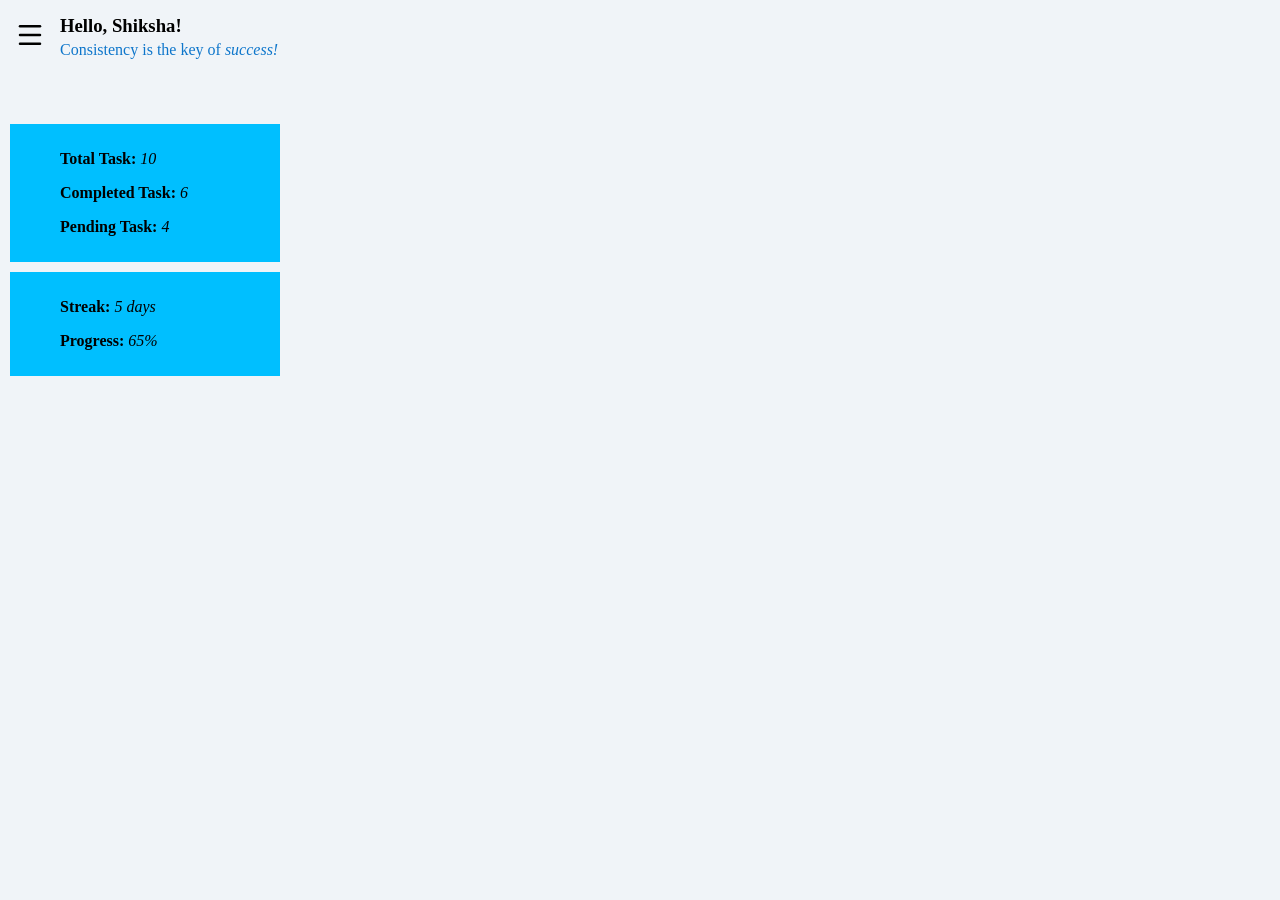
<file: index.html>
<!DOCTYPE html>
<html lang="en">
<head>
    <meta charset="UTF-8">
    <meta name="viewport" content="width=device-width, initial-scale=1.0">
    <title>index</title>
    <style>
        
        header{
        display: flex;
        align-items: center;
        gap: 15px;          /* Space between menu icon and text */
        padding: 15px;
    }

    .menu svg{
        width: 30px;
        height: 30px;
        cursor: pointer;
    }

    .header-content h3{
        margin: 0;
    }

    .header-content p{
        margin: 4px 0 0;
        color: rgb(14, 118, 203);
    }
    html, body {
    height: 100%;
    margin: 0;
    background-color: #f0f4f8;
    }
    .content {
    flex: 1;                /* takes remaining space */
    padding: 20px;
    display: flex;
    flex-direction: column;
    gap: 20px;
    
    }

    .pro {
        font-weight: 40px;
        font-style: sans serif;
        Margin-left: 20px;
        margin: 10px;
        padding: 10px;
        background-color: rgb(0, 191, 255);
        padding-left: 50px;
        margin-right: 1000px;
    }
    </style>
</head>
<body>
    <header>
        <nav class="menu">
            <!-- <a href="sidebar.html"> -->
                <div>
                    <svg xmlns="http://www.w3.org/2000/svg"  viewBox="0 0 24 24" fill="none" stroke="currentColor" stroke-width="2" stroke-linecap="round" stroke-linejoin="round" class="lucide lucide-menu-icon lucide-menu"><path d="M4 5h16"/><path d="M4 12h16"/><path d="M4 19h16"/></svg>
                    <!-- </a> -->
                </div>
        </nav>
        
        <div class="header-content">
            <h3>Hello, Shiksha!</h3>
            <!-- Motivational Quote -->
             <p>Consistency is the key of <i>success!</i></p>
        </div>
        
    </header>
    <div class="content"></div>
        <main>
            <div id="main" class="pro">
                <p><b>Total Task: </b><i>10</i></p>
                <p><b>Completed Task: </b><i>6</i></p>
                <p><b>Pending Task: </b><i>4</i></p>
            </div>
        
        </main>
        <footer>
            <div id="footer" class="pro">
                <p><b>Streak: </b><i>5 days</i></p>
                <p><b>Progress: </b><i>65%</p>
            </div>
        </footer>
    </div>
</body>
</html>
</file>
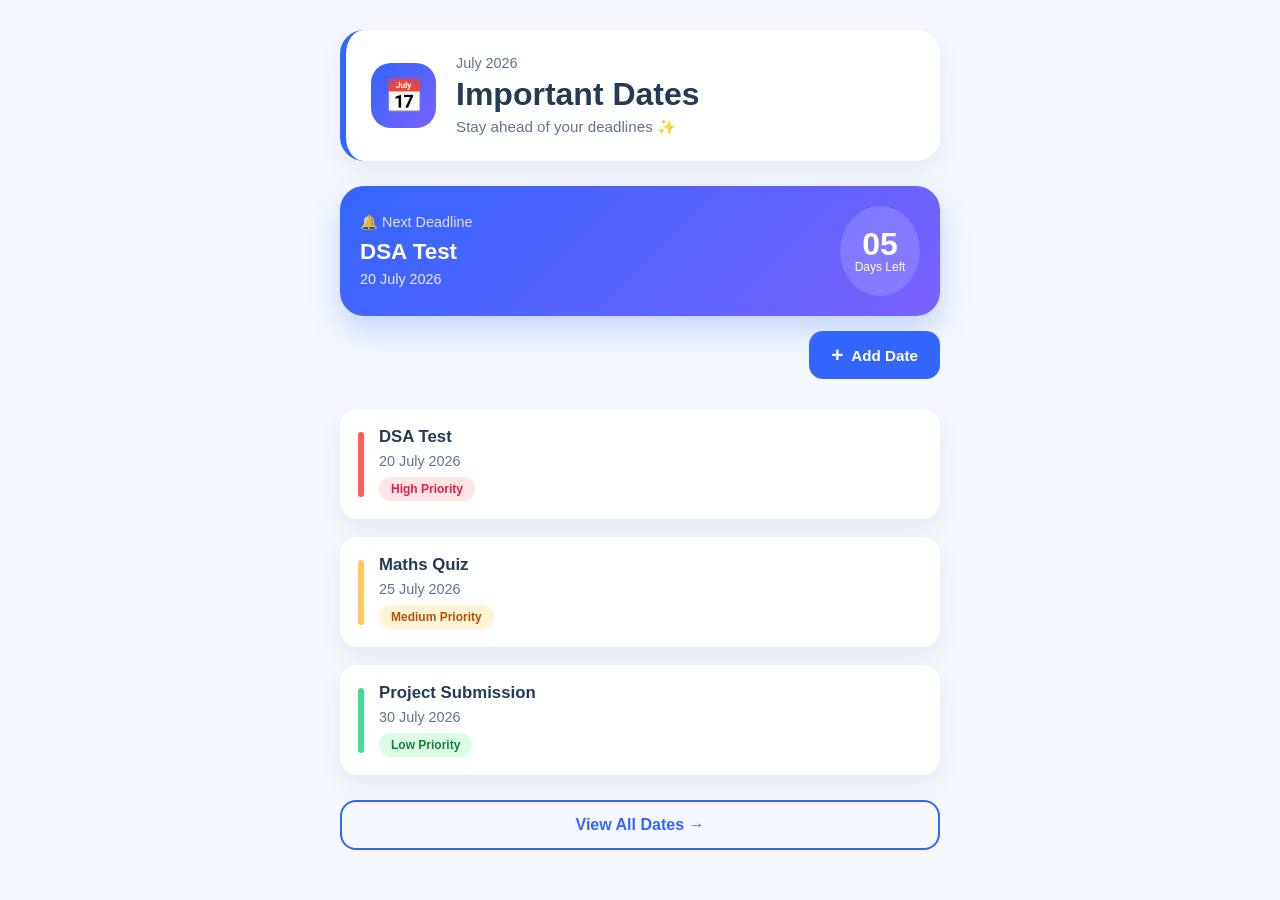
<file: dates.html>
<!DOCTYPE html>
<html lang="en">

<head>

    <meta charset="UTF-8">
    <meta name="viewport" content="width=device-width, initial-scale=1.0">

    <title>Important Dates</title>

    <link rel="stylesheet" href="dates.css">

</head>


<body>


<div class="dates-container">



    <!-- Header Section -->

    <header class="dates-header">


        <div class="calendar-icon">

            📅

        </div>



        <div class="header-content">


            <p class="month">
                July 2026
            </p>


            <h1>
                Important Dates
            </h1>


            <p>
                Stay ahead of your deadlines ✨
            </p>


        </div>


    </header>





    <!-- Next Deadline Section -->


    <section class="deadline-card">


        <div class="deadline-info">


            <p>
                🔔 Next Deadline
            </p>


            <h3>
                DSA Test
            </h3>


            <span>
                20 July 2026
            </span>


        </div>




        <div class="countdown">


            <h2>
                05
            </h2>


            <p>
                Days Left
            </p>


        </div>


    </section>





    <!-- Add Date Button -->


    <section class="add-date-section">


        <button class="add-date-btn">


            <span>
                +
            </span>


            Add Date


        </button>


    </section>





    <!-- Dates List -->


    <section class="dates-section">



        <!-- High Priority -->


        <div class="date-card high">


            <div class="priority-line"></div>


            <div class="date-details">


                <h3>
                    DSA Test
                </h3>


                <p>
                    20 July 2026
                </p>


                <span>
                    High Priority
                </span>


            </div>


        </div>





        <!-- Medium Priority -->


        <div class="date-card medium">


            <div class="priority-line"></div>


            <div class="date-details">


                <h3>
                    Maths Quiz
                </h3>


                <p>
                    25 July 2026
                </p>


                <span>
                    Medium Priority
                </span>


            </div>


        </div>





        <!-- Low Priority -->


        <div class="date-card low">


            <div class="priority-line"></div>


            <div class="date-details">


                <h3>
                    Project Submission
                </h3>


                <p>
                    30 July 2026
                </p>


                <span>
                    Low Priority
                </span>


            </div>


        </div>



    </section>





    <!-- View All Button -->


    <button class="view-all-btn">

        View All Dates →

    </button>



</div>



</body>


</html>
</file>
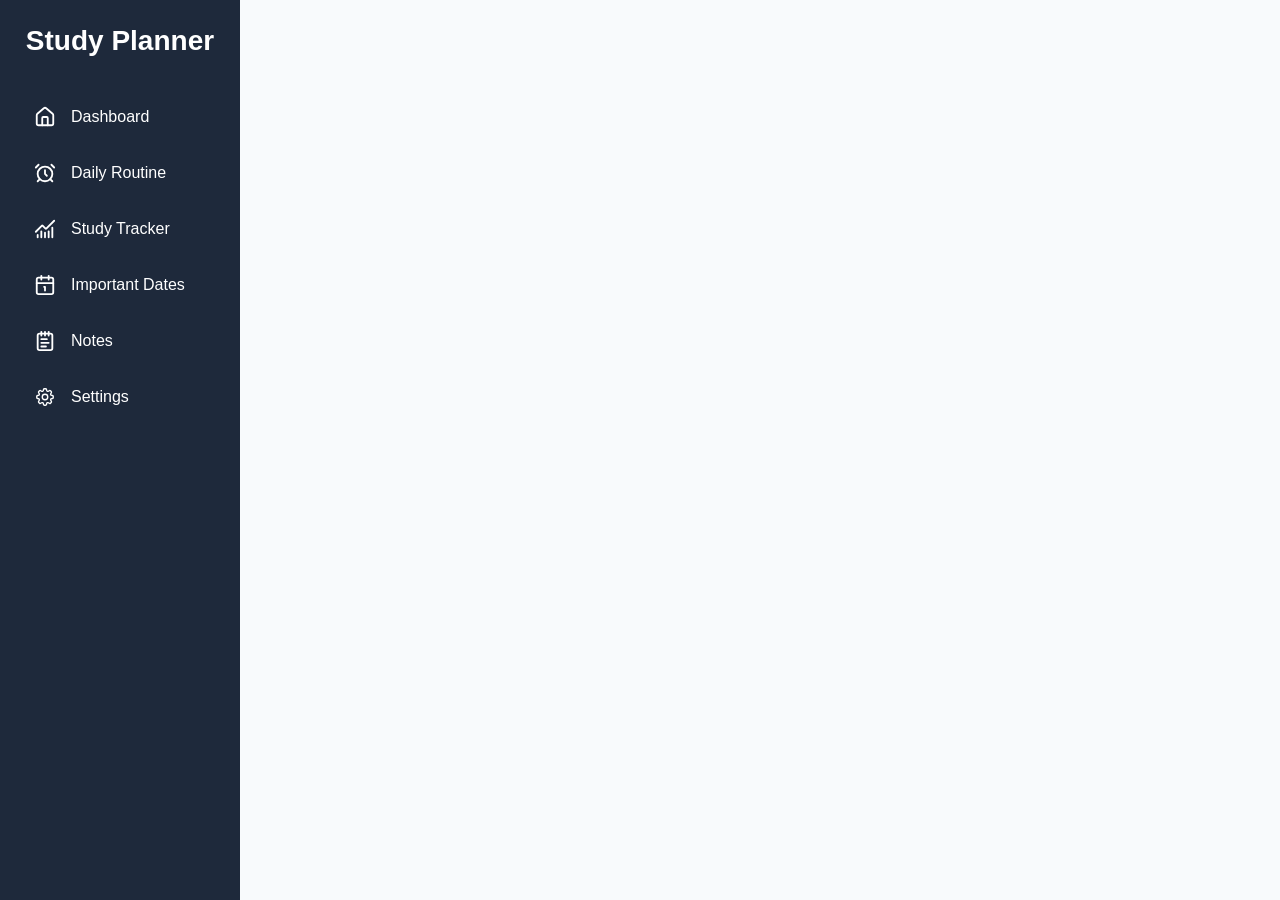
<file: sidebar.html>
<!DOCTYPE html>
<html lang="en">
<head>
    <meta charset="UTF-8">
    <meta name="viewport" content="width=device-width, initial-scale=1.0">
    <title>Sidebar</title>
    <style>
        * {
            margin:0;
            padding:0;
            box-sizing:border-box;
            font-family:Poppins, sans-serif;
        }
        .sidebar-icon {
            width: 22px;
            height: 22px;
            flex-shrink:0;
        }
         body {
            background:#F8FAFC;
        }
        nav {
            width:240px;
            height:100vh;
            background:#1E293B;
            color:white;
            padding:25px 18px;
        }
        nav h2{
            text-align:center;
            margin-bottom:35px;
            font-size:28px;
        }
        nav ul{
            list-style:none;
        }
        nav ul li{

            display:flex;
            align-items:center;
            gap:15px;

            padding:14px 16px;
            margin-bottom:6px;

            border-radius:10px;

            cursor:pointer;

            transition:.3s;
        }
        nav ul li:hover{

            background:#334155;

        }
        span{

            font-size:16px;
            font-weight:500;

        }

    </style>
    
</head>
<body>
    <!-- Sidebar -->
    <nav>
        <h2>Study Planner</h2>
        <ul> 
            <li>
                <svg xmlns="http://www.w3.org/2000/svg" viewBox="0 0 24 24" fill="none" stroke="currentColor" stroke-width="2" stroke-linecap="round" stroke-linejoin="round" class="sidebar-icon"><path d="M15 21v-8a1 1 0 0 0-1-1h-4a1 1 0 0 0-1 1v8"/><path d="M3 10a2 2 0 0 1 .709-1.528l7-6a2 2 0 0 1 2.582 0l7 6A2 2 0 0 1 21 10v9a2 2 0 0 1-2 2H5a2 2 0 0 1-2-2z"/></svg>
                <span>Dashboard</span>
            </li>
            <li>
                <svg xmlns="http://www.w3.org/2000/svg" viewBox="0 0 24 24" fill="none" stroke="currentColor" stroke-width="2" stroke-linecap="round" stroke-linejoin="round" class="sidebar-icon"><circle cx="12" cy="13" r="8"/><path d="M12 9v4l2 2"/><path d="M5 3 2 6"/><path d="m22 6-3-3"/><path d="M6.38 18.7 4 21"/><path d="M17.64 18.67 20 21"/></svg>
                <span>Daily Routine</span>
            </li>
            <li>
                <svg xmlns="http://www.w3.org/2000/svg" viewBox="0 0 24 24" fill="none" stroke="currentColor" stroke-width="2" stroke-linecap="round" stroke-linejoin="round" class="sidebar-icon"><path d="M12 16v5"/><path d="M16 14.639V21"/><path d="M20 10.656V21"/><path d="m22 3-8.646 8.646a.5.5 0 0 1-.708 0L9.354 8.354a.5.5 0 0 0-.707 0L2 15"/><path d="M4 18.463V21"/><path d="M8 14.656V21"/></svg>
                <span>Study Tracker</span>
            </li>
            <li>
                <svg xmlns="http://www.w3.org/2000/svg" viewBox="0 0 24 24" fill="none" stroke="currentColor" stroke-width="2" stroke-linecap="round" stroke-linejoin="round" class="sidebar-icon"><path d="M11 14h1v4"/><path d="M16 2v4"/><path d="M3 10h18"/><path d="M8 2v4"/><rect x="3" y="4" width="18" height="18" rx="2"/></svg>
                <span>Important Dates</span>
            </li>
            <li>
                <svg xmlns="http://www.w3.org/2000/svg" viewBox="0 0 24 24" fill="none" stroke="currentColor" stroke-width="2" stroke-linecap="round" stroke-linejoin="round" class="sidebar-icon"><path d="M8 2v4"/><path d="M12 2v4"/><path d="M16 2v4"/><rect width="16" height="18" x="4" y="4" rx="2"/><path d="M8 10h6"/><path d="M8 14h8"/><path d="M8 18h5"/></svg>
                <span>Notes</span>
            </li>
            <li>
                <svg xmlns="http://www.w3.org/2000/svg" fill="none" viewBox="0 0 24 24" stroke-width="1.5" stroke="currentColor" class="sidebar-icon">
                <path stroke-linecap="round" stroke-linejoin="round" d="M10.343 3.94c.09-.542.56-.94 1.11-.94h1.093c.55 0 1.02.398 1.11.94l.149.894c.07.424.384.764.78.93.398.164.855.142 1.205-.108l.737-.527a1.125 1.125 0 0 1 1.45.12l.773.774c.39.389.44 1.002.12 1.45l-.527.737c-.25.35-.272.806-.107 1.204.165.397.505.71.93.78l.893.15c.543.09.94.559.94 1.109v1.094c0 .55-.397 1.02-.94 1.11l-.894.149c-.424.07-.764.383-.929.78-.165.398-.143.854.107 1.204l.527.738c.32.447.269 1.06-.12 1.45l-.774.773a1.125 1.125 0 0 1-1.449.12l-.738-.527c-.35-.25-.806-.272-1.203-.107-.398.165-.71.505-.781.929l-.149.894c-.09.542-.56.94-1.11.94h-1.094c-.55 0-1.019-.398-1.11-.94l-.148-.894c-.071-.424-.384-.764-.781-.93-.398-.164-.854-.142-1.204.108l-.738.527c-.447.32-1.06.269-1.45-.12l-.773-.774a1.125 1.125 0 0 1-.12-1.45l.527-.737c.25-.35.272-.806.108-1.204-.165-.397-.506-.71-.93-.78l-.894-.15c-.542-.09-.94-.56-.94-1.109v-1.094c0-.55.398-1.02.94-1.11l.894-.149c.424-.07.765-.383.93-.78.165-.398.143-.854-.108-1.204l-.526-.738a1.125 1.125 0 0 1 .12-1.45l.773-.773a1.125 1.125 0 0 1 1.45-.12l.737.527c.35.25.807.272 1.204.107.397-.165.71-.505.78-.929l.15-.894Z" />
                <path stroke-linecap="round" stroke-linejoin="round" d="M15 12a3 3 0 1 1-6 0 3 3 0 0 1 6 0Z" />
                </svg>

                <span>Settings</span>
            </li>
        </ul>
    </nav>
    
</body>
</html>
</file>
<file: dates.css>
/* =========================
   AURORA PLANNER DESIGN SYSTEM
========================= */

:root {

    --background: #F5F8FF;

    --primary: #3366FF;

    --secondary: #7B61FF;

    --accent: #FFC857;

    --success: #3DDC97;

    --text: #243B53;

    --card: #FFFFFF;

    --border: #E2E8F0;

    --shadow: 0 10px 25px rgba(36, 59, 83, 0.08);

}


/* =========================
   GLOBAL RESET
========================= */


* {

    margin:0;
    padding:0;

    box-sizing:border-box;

    font-family:"Poppins", sans-serif;

}

body {

    min-height:100vh;

    background:var(--background);

    color:var(--text);

    display:flex;

    justify-content:center;

    padding:30px;

}

/* =========================
   MAIN CONTAINER
========================= */


.dates-container {

    width:100%;

    max-width:600px;

    animation:fadeUp 0.6s ease;

}

/* =========================
   HEADER
========================= */


.dates-header {


    background:var(--card);

    padding:25px;

    border-radius:24px;

    box-shadow:var(--shadow);


    display:flex;

    align-items:center;

    gap:20px;


    border-left:6px solid var(--primary);


}


.calendar-icon {


    width:65px;

    height:65px;


    border-radius:20px;


    background:linear-gradient(
        135deg,
        var(--primary),
        var(--secondary)
    );


    display:flex;

    justify-content:center;

    align-items:center;


    font-size:2rem;


}


.header-content .month {


    font-size:0.9rem;

    color:#64748B;

    margin-bottom:5px;

}


.header-content h1 {


    font-size:2rem;

    margin-bottom:5px;


}


.header-content p {


    color:#64748B;

    font-size:0.95rem;


}
/* =========================
   NEXT DEADLINE CARD
========================= */


.deadline-card {


    margin-top:25px;


    background:linear-gradient(
        135deg,
        var(--primary),
        var(--secondary)
    );


    padding:20px;


    border-radius:24px;


    color:white;


    display:flex;


    justify-content:space-between;


    align-items:center;


    box-shadow:
    0 15px 30px rgba(51,102,255,0.25);


}

.deadline-info p {


    color:rgba(255,255,255,0.8);


    font-size:0.9rem;


    margin-bottom:8px;


}

.deadline-info h3 {


    color:white;


    font-size:1.4rem;


    margin-bottom:5px;


}

.deadline-info span {


    color:rgba(255,255,255,0.85);


    font-size:0.9rem;


}

/* Countdown Circle */


.countdown {


    width:80px;

    height:90px;


    background:rgba(255,255,255,0.15);


    border-radius:50%;


    display:flex;


    flex-direction:column;


    justify-content:center;


    align-items:center;


    backdrop-filter:blur(5px);


}

.countdown h2 {


    color:white;


    font-size:2rem;


    line-height:1;


}

.countdown p {


    color:white;


    font-size:0.75rem;


}
/* =========================
   ADD DATE BUTTON
========================= */


.add-date-section {

    margin-top:15px;

    display:flex;

    justify-content:flex-end;

}

.add-date-btn {


    padding:12px 22px;


    border:none;


    border-radius:14px;


    background:var(--primary);


    color:white;


    font-size:0.95rem;


    font-weight:600;


    cursor:pointer;


    display:flex;


    align-items:center;


    gap:8px;


    transition:0.3s ease;


}

.add-date-btn span {


    font-size:1.3rem;


}

.add-date-btn:hover {


    background:var(--secondary);


    transform:translateY(-3px);


    box-shadow:
    0 10px 20px rgba(123,97,255,0.25);


}

.add-date-btn:active {


    transform:scale(0.97);


}
/* =========================
   DATE CARDS
========================= */


.dates-section {


    margin-top:30px;


    display:flex;


    flex-direction:column;


    gap:18px;


}

.date-card {


    background:var(--card);


    border-radius:18px;


    padding:18px;


    display:flex;


    align-items:center;


    gap:15px;


    box-shadow:var(--shadow);


    transition:0.3s ease;


    overflow:hidden;


}

.date-card:hover {


    transform:translateY(-5px);


    box-shadow:
    0 15px 30px rgba(36,59,83,0.12);


}

/* Priority Line */


.priority-line {


    width:6px;


    height:65px;


    border-radius:10px;


}

/* Priority Colors */


.high .priority-line {


    background:#FF5C5C;


}

.medium .priority-line {


    background:var(--accent);


}

.low .priority-line {


    background:var(--success);


}

/* Date Details */


.date-details h3 {


    font-size:1.05rem;


    margin-bottom:6px;


}

.date-details p {


    font-size:0.9rem;


    color:#64748B;


    margin-bottom:8px;


}

.date-details span {


    display:inline-block;


    padding:5px 12px;


    border-radius:20px;


    font-size:0.75rem;


    font-weight:600;


}

/* Priority Labels */


.high .date-details span {


    background:#FFE5E5;


    color:#E11D48;


}

.medium .date-details span {


    background:#FFF4D6;


    color:#B45309;


}

.low .date-details span {


    background:#DCFCE7;


    color:#15803D;


}
/* =========================
   VIEW ALL BUTTON
========================= */


.view-all-btn {


    width:100%;


    margin-top:25px;


    padding:14px;


    border:none;


    border-radius:16px;


    background:transparent;


    color:var(--primary);


    border:2px solid var(--primary);


    font-size:1rem;


    font-weight:600;


    cursor:pointer;


    transition:0.3s ease;


}




.view-all-btn:hover {


    background:var(--primary);


    color:white;


    transform:translateY(-3px);


}

/* =========================
   PAGE ANIMATION
========================= */


@keyframes fadeUp {


    from {

        opacity:0;

        transform:translateY(20px);

    }



    to {


        opacity:1;


        transform:translateY(0);


    }


}

/* =========================
   RESPONSIVE DESIGN
========================= */


@media(max-width:768px){

    body {

        padding:20px;

    }

    .dates-header {


        padding:20px;

    }


    .header-content h1 {

        font-size:1.6rem;

    }

    .deadline-card {

        padding:20px;

    }


}

@media(max-width:480px){

    body {
        padding:15px;

    }

    .dates-header {


        flex-direction:column;


        align-items:flex-start;


    }

    .calendar-icon {


        width:55px;


        height:55px;


    }

    .deadline-card {


        flex-direction:column;


        align-items:flex-start;


        gap:20px;


    }
    .countdown {


        width:80px;


        height:80px;


    }

    .date-card {


        padding:15px;


    }

    .add-date-section {


        justify-content:center;


    }

    .add-date-btn {


        width:100%;


        justify-content:center;


    }

}
</file>
